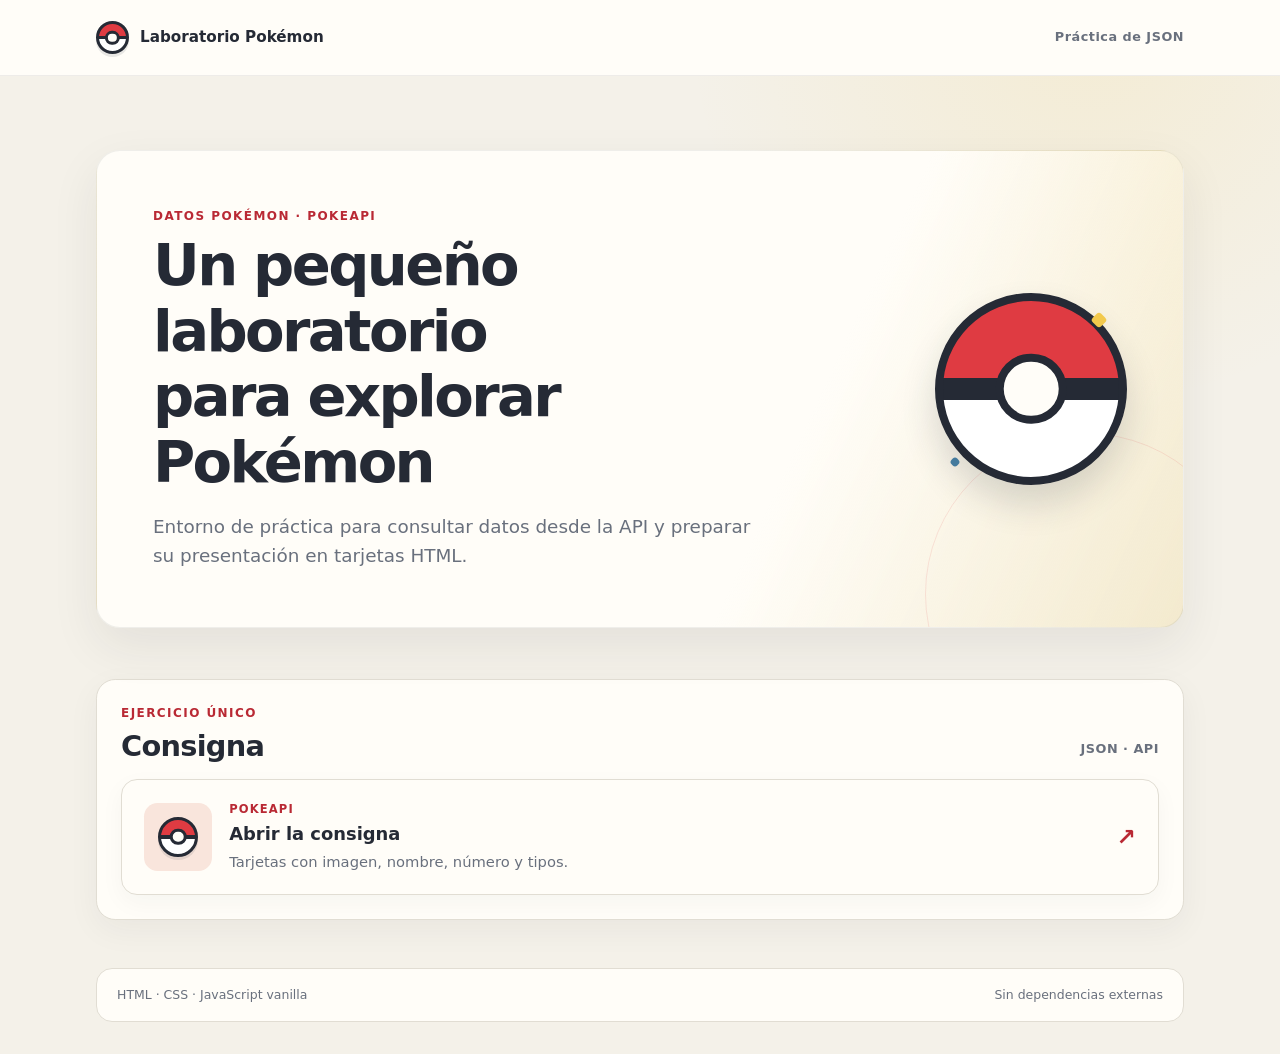
<file: index.html>
<!doctype html>
<html lang="es">
  <head>
    <meta charset="utf-8">
    <meta name="viewport" content="width=device-width, initial-scale=1">
    <meta name="theme-color" content="#f4f1e9">
    <meta
      name="description"
      content="Entorno de práctica de JSON con datos de Pokémon y la PokeAPI."
    >
    <title>Laboratorio Pokémon · JSON</title>
    <link rel="icon" type="image/svg+xml" href="./assets/favicon.svg">
    <link rel="stylesheet" href="./assets/css/styles.css">
  </head>
  <body>
    <a class="skip-link" href="#contenido">Saltar al contenido</a>

    <header class="site-header">
      <div class="page-shell site-header__inner">
        <a class="brand" href="./index.html" aria-label="Laboratorio Pokémon, inicio">
          <span class="pokeball-mark" aria-hidden="true"></span>
          <span>Laboratorio Pokémon</span>
        </a>
        <span class="course-label">Práctica de JSON</span>
      </div>
    </header>

    <main id="contenido" class="page-shell home-layout">
      <section class="hero" aria-labelledby="page-title">
        <div class="hero__copy">
          <p class="eyebrow">Datos Pokémon · PokeAPI</p>
          <h1 id="page-title">Un pequeño laboratorio para explorar Pokémon</h1>
          <p class="hero__description">
            Entorno de práctica para consultar datos desde la API y preparar
            su presentación en tarjetas HTML.
          </p>
        </div>
        <div class="hero__visual" aria-hidden="true">
          <span class="pokeball-mark pokeball-mark--large"></span>
          <span class="hero__spark hero__spark--one"></span>
          <span class="hero__spark hero__spark--two"></span>
        </div>
      </section>

      <section class="exercise-list" aria-labelledby="exercise-list-title">
        <div class="section-heading">
          <div>
            <p class="eyebrow">Ejercicio único</p>
            <h2 id="exercise-list-title">Consigna</h2>
          </div>
          <span class="section-heading__caption">JSON · API</span>
        </div>

        <a class="exercise-link" href="./ejercicio-pokeapi/index.html">
          <span class="exercise-link__icon" aria-hidden="true">
            <span class="pokeball-mark pokeball-mark--small"></span>
          </span>
          <span class="exercise-link__copy">
            <span class="exercise-link__eyebrow">PokeAPI</span>
            <span class="exercise-link__title">Abrir la consigna</span>
            <span class="exercise-link__description">
              Tarjetas con imagen, nombre, número y tipos.
            </span>
          </span>
          <span class="exercise-link__arrow" aria-hidden="true">↗</span>
        </a>
      </section>

      <footer class="site-footer">
        <span>HTML · CSS · JavaScript vanilla</span>
        <span>Sin dependencias externas</span>
      </footer>
    </main>
  </body>
</html>
</file>
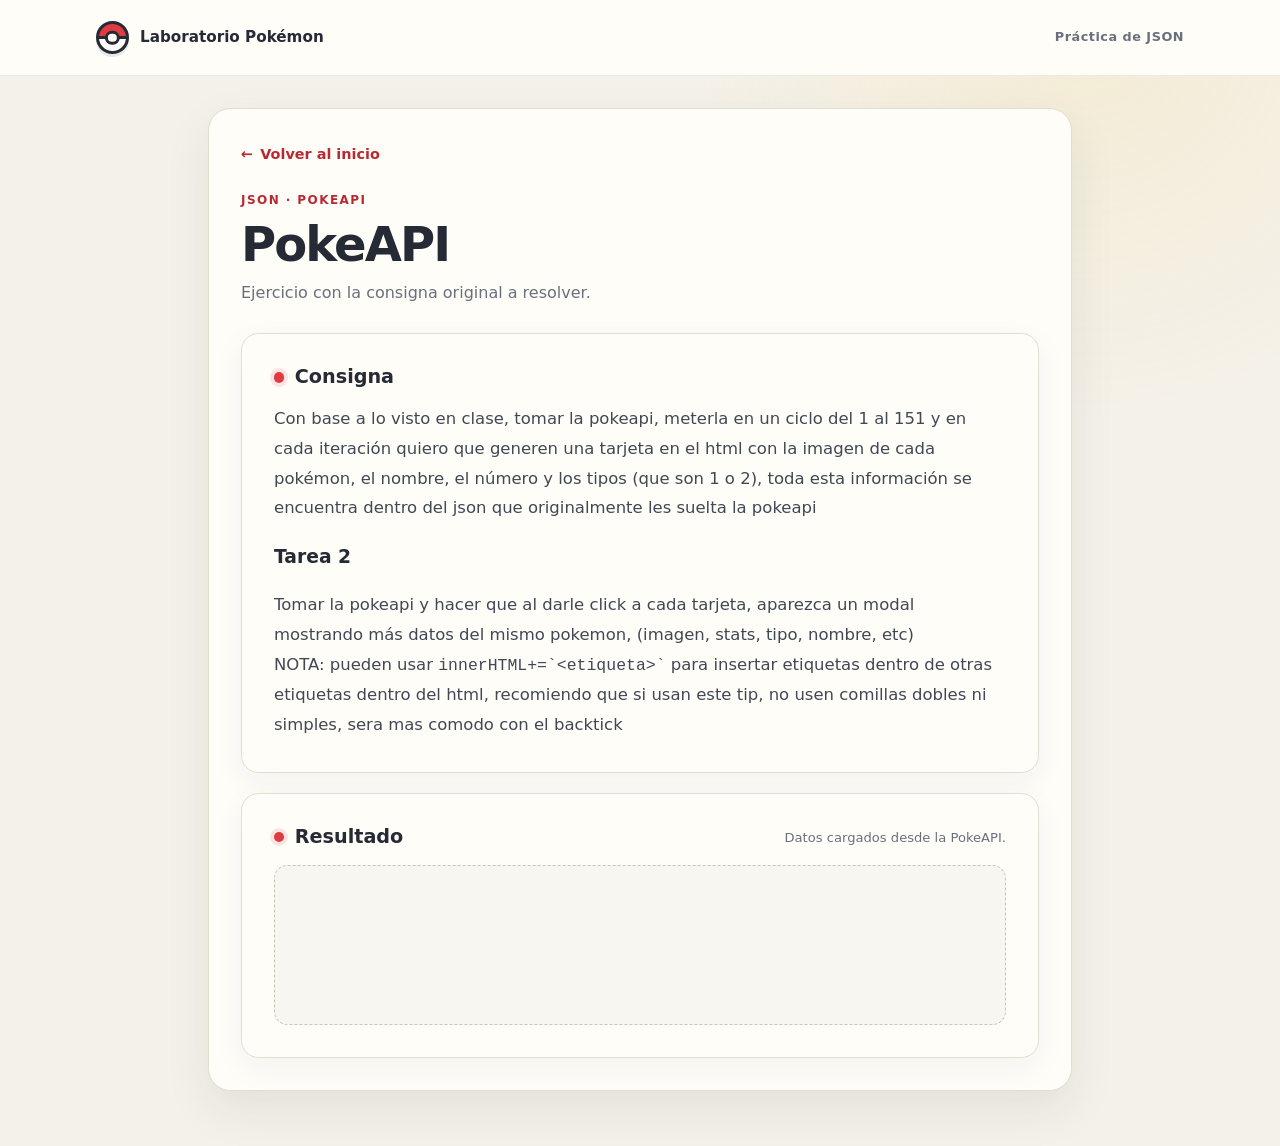
<file: ejercicio-pokeapi/index.html>
<!doctype html>
<html lang="es">
  <head>
    <meta charset="utf-8">
    <meta name="viewport" content="width=device-width, initial-scale=1">
    <meta name="theme-color" content="#f4f1e9">
    <meta
      name="description"
      content="Consigna de JSON para consultar datos de Pokémon y mostrarlos en tarjetas."
    >
    <title>PokeAPI · Laboratorio Pokémon</title>
    <link rel="icon" type="image/svg+xml" href="../assets/favicon.svg">
    <link rel="stylesheet" href="../assets/css/styles.css">
    <link rel="stylesheet" href="./css/styles.css">
  </head>
  <body>
    <a class="skip-link" href="#contenido">Saltar al contenido</a>

    <header class="site-header">
      <div class="page-shell site-header__inner">
        <a class="brand" href="../index.html" aria-label="Laboratorio Pokémon, inicio">
          <span class="pokeball-mark" aria-hidden="true"></span>
          <span>Laboratorio Pokémon</span>
        </a>
        <span class="course-label">Práctica de JSON</span>
      </div>
    </header>

    <main id="contenido" class="page-shell exercise-layout">
      <a class="back-link" href="../index.html">
        <span aria-hidden="true">←</span>
        Volver al inicio
      </a>

      <header class="exercise-heading">
        <p class="eyebrow">JSON · PokeAPI</p>
        <h1>PokeAPI</h1>
        <p class="exercise-heading__meta">Ejercicio con la consigna original a resolver.</p>
      </header>

      <section class="content-panel" aria-labelledby="prompt-title">
        <div class="panel-heading">
          <span class="panel-heading__mark" aria-hidden="true"></span>
          <h2 id="prompt-title">Consigna</h2>
        </div>
        <div class="prompt-part">
          <p class="prompt-text">
            Con base a lo visto en clase, tomar la pokeapi, meterla en un ciclo del 1 al 151 y en cada iteración quiero que generen una tarjeta en el html con la imagen de cada pokémon, el nombre, el número y los tipos (que son 1 o 2), toda esta información se encuentra dentro del json que originalmente les suelta la pokeapi
          </p>
        </div>
        <div class="prompt-part">
          <h3 class="prompt-part__title">Tarea 2</h3>
          <p class="prompt-text">
            Tomar la pokeapi y hacer que al darle click a cada tarjeta, aparezca un modal mostrando más datos del mismo pokemon, (imagen, stats, tipo, nombre, etc)
          </p>
        </div>
        <aside class="source-note" aria-label="Nota original de la consigna">
          <p class="prompt-text">
            NOTA: pueden usar <code>innerHTML+=&#96;&lt;etiqueta&gt;&#96;</code> para insertar etiquetas dentro de otras etiquetas dentro del html, recomiendo que si usan este tip, no usen comillas dobles ni simples, sera mas comodo con el backtick
          </p>
        </aside>
      </section>

      <section class="content-panel" aria-labelledby="results-title">
        <div class="results-header">
          <div class="panel-heading">
            <span class="panel-heading__mark" aria-hidden="true"></span>
            <h2 id="results-title">Resultado</h2>
          </div>
          <p class="results-caption">Datos cargados desde la PokeAPI.</p>
        </div>

        <div
          id="pokemon-results"
          class="result-area pokemon-grid"
          aria-live="polite"
          aria-label="Resultados de Pokémon"
        ></div>
      </section>

      <template id="pokemon-card-template">
        <article class="pokemon-card">
          <button class="pokemon-card__trigger" type="button">
            <span class="pokemon-card__image-frame">
              <img class="pokemon-card__image" alt="" loading="lazy" decoding="async">
            </span>
            <span class="pokemon-card__details">
              <span class="pokemon-card__number"></span>
              <span class="pokemon-card__name"></span>
              <span class="pokemon-card__types" role="list" aria-label="Tipos">
              </span>
            </span>
          </button>
        </article>
      </template>

      <template id="pokemon-modal-template">
        <dialog class="pokemon-modal" aria-labelledby="pokemon-modal-name">
          <div class="pokemon-modal__content">
            <header class="pokemon-modal__header">
              <div>
                <p class="pokemon-modal__number"></p>
                <h2 id="pokemon-modal-name" class="pokemon-modal__name"></h2>
              </div>
              <button
                class="pokemon-modal__close"
                type="button"
                aria-label="Cerrar detalle del Pokémon"
              >
                <span aria-hidden="true">×</span>
              </button>
            </header>
            <div class="pokemon-modal__body">
              <div class="pokemon-modal__image-frame">
                <img class="pokemon-modal__image" alt="">
              </div>
              <div class="pokemon-modal__details">
                <section
                  class="pokemon-modal__section"
                  aria-labelledby="pokemon-modal-types-title"
                >
                  <h3 id="pokemon-modal-types-title">Tipos</h3>
                  <div class="pokemon-modal__types" role="list" aria-label="Tipos">
                  </div>
                </section>
                <section
                  class="pokemon-modal__section"
                  aria-labelledby="pokemon-modal-measurements-title"
                >
                  <h3 id="pokemon-modal-measurements-title">Medidas</h3>
                  <dl class="pokemon-modal__measurements">
                    <div>
                      <dt>Altura</dt>
                      <dd class="pokemon-modal__height"></dd>
                    </div>
                    <div>
                      <dt>Peso</dt>
                      <dd class="pokemon-modal__weight"></dd>
                    </div>
                  </dl>
                </section>
                <section
                  class="pokemon-modal__section"
                  aria-labelledby="pokemon-modal-abilities-title"
                >
                  <h3 id="pokemon-modal-abilities-title">Habilidades</h3>
                  <ul class="pokemon-modal__abilities"></ul>
                </section>
                <section
                  class="pokemon-modal__section"
                  aria-labelledby="pokemon-modal-stats-title"
                >
                  <h3 id="pokemon-modal-stats-title">Estadísticas</h3>
                  <dl class="pokemon-modal__stats" aria-label="Estadísticas"></dl>
                </section>
              </div>
            </div>
          </div>
        </dialog>
      </template>
    </main>

    <script type="module" src="./js/script.js"></script>
  </body>
</html>
</file>
<file: assets/css/styles.css>
:root {
  color-scheme: light;
  font-family: system-ui, -apple-system, BlinkMacSystemFont, "Segoe UI", sans-serif;
  font-synthesis: none;
  text-rendering: optimizeLegibility;
  --color-ink: #252a35;
  --color-muted: #69707d;
  --color-paper: #f4f1e9;
  --color-panel: #fffdf8;
  --color-line: #e1ddd3;
  --color-red: #df3b42;
  --color-red-dark: #b92934;
  --color-yellow: #f2c94c;
  --color-blue: #447a9d;
  --shadow-soft: 0 18px 48px rgb(37 42 53 / 8%);
}

* {
  box-sizing: border-box;
}

html {
  min-width: 320px;
  background: var(--color-paper);
}

body {
  min-width: 320px;
  margin: 0;
  color: var(--color-ink);
  background:
    radial-gradient(ellipse at 85% 3%, rgb(242 201 76 / 13%), transparent 25rem),
    var(--color-paper);
  line-height: 1.6;
}

a {
  color: inherit;
}

a:focus-visible {
  outline: 3px solid var(--color-blue);
  outline-offset: 4px;
}

.skip-link {
  position: absolute;
  z-index: 10;
  top: 0.75rem;
  left: 0.75rem;
  padding: 0.65rem 0.9rem;
  transform: translateY(-160%);
  border-radius: 0.55rem;
  color: #fff;
  background: var(--color-ink);
}

.skip-link:focus {
  transform: translateY(0);
}

.page-shell {
  width: min(100% - 2.5rem, 68rem);
  margin-inline: auto;
}

.site-header {
  border-bottom: 1px solid rgb(37 42 53 / 8%);
  background: var(--color-panel);
}

.site-header__inner {
  display: flex;
  min-height: 4.7rem;
  align-items: center;
  justify-content: space-between;
  gap: 1rem;
}

.brand {
  display: inline-flex;
  align-items: center;
  gap: 0.7rem;
  color: var(--color-ink);
  font-size: 0.95rem;
  font-weight: 750;
  text-decoration: none;
}

.pokeball-mark {
  position: relative;
  display: inline-block;
  width: 2.05rem;
  aspect-ratio: 1;
  flex: 0 0 auto;
  overflow: hidden;
  border: 3px solid var(--color-ink);
  border-radius: 50%;
  background: linear-gradient(
    to bottom,
    var(--color-red) 0 44%,
    var(--color-ink) 44% 56%,
    #fff 56% 100%
  );
  box-shadow: 0 3px 0 rgb(37 42 53 / 10%);
}

.pokeball-mark::after {
  position: absolute;
  top: 50%;
  left: 50%;
  width: 31%;
  aspect-ratio: 1;
  transform: translate(-50%, -50%);
  border: 3px solid var(--color-ink);
  border-radius: 50%;
  background: #fffdf8;
  content: "";
}

.pokeball-mark--large {
  width: clamp(8rem, 18vw, 12rem);
  border-width: 8px;
  box-shadow: 0 1.2rem 2.2rem rgb(37 42 53 / 16%);
}

.pokeball-mark--large::after {
  border-width: 8px;
}

.pokeball-mark--small {
  width: 2.5rem;
}

.course-label,
.section-heading__caption {
  color: var(--color-muted);
  font-size: 0.8rem;
  font-weight: 650;
  letter-spacing: 0.04em;
}

.home-layout {
  padding-block: clamp(2rem, 6vw, 4.6rem) 2rem;
}

.hero {
  position: relative;
  display: grid;
  min-height: 17rem;
  grid-template-columns: minmax(0, 1fr) auto;
  align-items: center;
  gap: 2rem;
  overflow: hidden;
  padding: clamp(1.5rem, 5vw, 3.5rem);
  border: 1px solid rgb(37 42 53 / 7%);
  border-radius: 1.5rem;
  background: linear-gradient(115deg, #fffdf8 0 64%, rgb(242 201 76 / 17%) 100%);
  box-shadow: var(--shadow-soft);
}

.hero::before {
  position: absolute;
  right: -4rem;
  bottom: -8rem;
  width: 20rem;
  aspect-ratio: 1;
  border: 1px solid rgb(223 59 66 / 12%);
  border-radius: 50%;
  content: "";
}

.hero__copy {
  position: relative;
  z-index: 1;
  max-width: 42rem;
}

.eyebrow {
  margin: 0 0 0.45rem;
  color: var(--color-red-dark);
  font-size: 0.75rem;
  font-weight: 800;
  letter-spacing: 0.12em;
  text-transform: uppercase;
}

h1,
h2,
p {
  margin-top: 0;
}

h1,
h2 {
  line-height: 1.14;
}

.hero h1 {
  max-width: 12ch;
  margin-bottom: 1rem;
  font-size: clamp(2.1rem, 5vw, 3.6rem);
  letter-spacing: -0.045em;
}

.hero__description {
  max-width: 39rem;
  margin-bottom: 0;
  color: var(--color-muted);
  font-size: clamp(1rem, 1.8vw, 1.15rem);
}

.hero__visual {
  position: relative;
  display: grid;
  min-width: clamp(8rem, 17vw, 12rem);
  min-height: 12rem;
  place-items: center;
}

.hero__spark {
  position: absolute;
  width: 0.75rem;
  aspect-ratio: 1;
  border-radius: 0.2rem;
  background: var(--color-yellow);
  transform: rotate(45deg);
}

.hero__spark--one {
  top: 1.3rem;
  right: 1.4rem;
}

.hero__spark--two {
  bottom: 1.2rem;
  left: 1rem;
  width: 0.5rem;
  background: var(--color-blue);
}

.exercise-list {
  margin-top: clamp(2rem, 5vw, 3.2rem);
  padding: clamp(1rem, 3vw, 1.5rem);
  border: 1px solid var(--color-line);
  border-radius: 1.2rem;
  background: var(--color-panel);
  box-shadow: 0 10px 32px rgb(37 42 53 / 5%);
}

.section-heading {
  display: flex;
  align-items: end;
  justify-content: space-between;
  gap: 1rem;
  margin-bottom: 1rem;
}

.section-heading h2 {
  margin-bottom: 0;
  font-size: clamp(1.4rem, 3vw, 1.8rem);
  letter-spacing: -0.025em;
}

.section-heading__caption {
  padding-bottom: 0.2rem;
}

.exercise-link {
  display: grid;
  grid-template-columns: auto minmax(0, 1fr) auto;
  align-items: center;
  gap: 1.1rem;
  padding: 1.25rem 1.4rem;
  border: 1px solid var(--color-line);
  border-radius: 1rem;
  background: var(--color-panel);
  box-shadow: 0 8px 25px rgb(37 42 53 / 4%);
  text-decoration: none;
  transition: transform 160ms ease, border-color 160ms ease, box-shadow 160ms ease;
}

.exercise-link:hover {
  transform: translateY(-2px);
  border-color: rgb(223 59 66 / 38%);
  box-shadow: 0 14px 30px rgb(37 42 53 / 9%);
}

.exercise-link__icon {
  display: grid;
  width: 4.2rem;
  aspect-ratio: 1;
  place-items: center;
  border-radius: 0.85rem;
  background: #f9e5dc;
}

.exercise-link__copy {
  display: grid;
  gap: 0.1rem;
}

.exercise-link__eyebrow {
  color: var(--color-red-dark);
  font-size: 0.72rem;
  font-weight: 800;
  letter-spacing: 0.1em;
  text-transform: uppercase;
}

.exercise-link__title {
  font-size: 1.12rem;
  font-weight: 750;
}

.exercise-link__description {
  color: var(--color-muted);
  font-size: 0.92rem;
}

.exercise-link__arrow {
  color: var(--color-red-dark);
  font-size: 1.45rem;
  font-weight: 700;
}

.site-footer {
  display: flex;
  justify-content: space-between;
  gap: 1rem;
  margin-top: 3rem;
  padding: 1rem 1.25rem;
  border: 1px solid var(--color-line);
  border-radius: 1rem;
  color: var(--color-muted);
  background: var(--color-panel);
  font-size: 0.78rem;
}

.back-link {
  display: inline-flex;
  align-items: center;
  gap: 0.45rem;
  color: var(--color-red-dark);
  font-size: 0.9rem;
  font-weight: 700;
  text-decoration: none;
}

.back-link:hover {
  text-decoration: underline;
  text-underline-offset: 0.2em;
}

.exercise-layout {
  max-width: 54rem;
  margin-block: 2rem 3.5rem;
  padding: clamp(1.25rem, 4vw, 2rem);
  border: 1px solid var(--color-line);
  border-radius: 1.4rem;
  background: var(--color-panel);
  box-shadow: var(--shadow-soft);
}

.exercise-heading {
  margin-block: 1.5rem 1.75rem;
}

.exercise-heading h1 {
  margin-bottom: 0.5rem;
  font-size: clamp(2rem, 5vw, 3rem);
  letter-spacing: -0.04em;
}

.exercise-heading__meta {
  margin-bottom: 0;
  color: var(--color-muted);
}

.content-panel {
  padding: clamp(1.25rem, 4vw, 2rem);
  border: 1px solid var(--color-line);
  border-radius: 1.1rem;
  background: var(--color-panel);
  box-shadow: 0 10px 32px rgb(37 42 53 / 5%);
}

.content-panel + .content-panel {
  margin-top: 1.25rem;
}

.panel-heading {
  display: flex;
  align-items: center;
  gap: 0.65rem;
  margin-bottom: 1rem;
}

.panel-heading h2 {
  margin: 0;
  font-size: 1.2rem;
}

.panel-heading__mark {
  display: inline-block;
  width: 0.65rem;
  aspect-ratio: 1;
  border-radius: 50%;
  background: var(--color-red);
  box-shadow: 0 0 0 4px rgb(223 59 66 / 12%);
}

.prompt-text {
  margin-bottom: 0;
  color: #414854;
  font-size: 1.03rem;
  line-height: 1.8;
}

.results-header {
  display: flex;
  align-items: end;
  justify-content: space-between;
  gap: 1rem;
  margin-bottom: 1.1rem;
}

.results-header .panel-heading {
  margin-bottom: 0;
}

.results-caption {
  margin: 0;
  color: var(--color-muted);
  font-size: 0.82rem;
}

.result-area {
  min-height: 10rem;
  padding: 1rem;
  border: 1px dashed #cbc5b8;
  border-radius: 0.85rem;
  background: #f8f6f0;
}

.empty-state {
  display: grid;
  min-height: 8rem;
  place-content: center;
  gap: 0.35rem;
  color: var(--color-muted);
  text-align: center;
}

.empty-state__symbol {
  color: var(--color-red);
  font-size: 1.4rem;
}

.empty-state p {
  margin: 0;
  font-size: 0.92rem;
}

@media (max-width: 620px) {
  .page-shell {
    width: min(100% - 1.25rem, 68rem);
  }

  .site-header__inner {
    min-height: 4.2rem;
  }

  .course-label {
    font-size: 0.72rem;
  }

  .hero {
    min-height: 0;
    grid-template-columns: minmax(0, 1fr);
    gap: 0.5rem;
    padding: 1.5rem;
  }

  .hero__visual {
    position: absolute;
    right: 0.5rem;
    bottom: -2.5rem;
    min-width: 8rem;
    min-height: 8rem;
    opacity: 0.18;
  }

  .pokeball-mark--large {
    width: 8rem;
  }

  .exercise-link {
    grid-template-columns: auto minmax(0, 1fr);
    gap: 0.85rem;
    padding: 1rem;
  }

  .exercise-link__arrow {
    display: none;
  }

  .site-footer {
    flex-direction: column;
    gap: 0.3rem;
  }

  .results-header {
    align-items: start;
    flex-direction: column;
    gap: 0.4rem;
  }
}

@media (prefers-reduced-motion: reduce) {
  *,
  *::before,
  *::after {
    scroll-behavior: auto !important;
    transition-duration: 0.01ms !important;
  }
}
</file>
<file: ejercicio-pokeapi/css/styles.css>
.pokemon-grid {
  display: grid;
  grid-template-columns: repeat(auto-fill, minmax(min(100%, 13rem), 1fr));
  align-content: start;
  gap: 1rem;
}

.pokemon-card {
  display: block;
  width: 100%;
  overflow: hidden;
  border: 1px solid var(--color-line);
  border-radius: 0.9rem;
  color: inherit;
  background: var(--color-panel);
  box-shadow: 0 8px 20px rgb(37 42 53 / 5%);
  transition: transform 160ms ease, box-shadow 160ms ease;
}

.pokemon-card:hover {
  transform: translateY(-3px);
  box-shadow: 0 12px 25px rgb(37 42 53 / 10%);
}

.pokemon-card__trigger {
  display: block;
  width: 100%;
  padding: 0;
  border: 0;
  color: inherit;
  background: transparent;
  font: inherit;
  text-align: left;
  cursor: pointer;
}

.pokemon-card__trigger:focus-visible {
  outline: 3px solid var(--color-blue);
  outline-offset: -4px;
  border-radius: 0.9rem;
}

.pokemon-card__image-frame {
  display: grid;
  min-height: 10rem;
  place-items: center;
  background:
    radial-gradient(circle at 50% 58%, rgb(242 201 76 / 28%), transparent 42%),
    linear-gradient(145deg, #f8e9df, #f2f0e8);
}

.pokemon-card__image {
  display: block;
  width: min(70%, 9rem);
  height: auto;
  object-fit: contain;
}

.pokemon-card__details {
  display: grid;
  padding: 1rem 1.1rem 1.15rem;
}

.pokemon-card__number {
  display: block;
  margin-bottom: 0.2rem;
  color: var(--color-muted);
  font-size: 0.78rem;
  font-weight: 750;
}

.pokemon-card__name {
  display: block;
  margin-bottom: 0.75rem;
  font-size: 1.1rem;
  font-weight: 750;
  line-height: 1.3;
  text-transform: capitalize;
}

.pokemon-card__types {
  display: flex;
  flex-wrap: wrap;
  gap: 0.4rem;
}

.pokemon-card__type {
  padding: 0.2rem 0.65rem;
  border-radius: 99px;
  color: var(--color-ink);
  background: #ece9df;
  font-size: 0.75rem;
  font-weight: 700;
}

.pokemon-modal {
  width: min(42rem, calc(100% - 2rem));
  max-width: none;
  max-height: min(84vh, 48rem);
  padding: 0;
  overflow: auto;
  border: 1px solid var(--color-line);
  border-radius: 1.2rem;
  color: var(--color-ink);
  background: var(--color-panel);
  box-shadow: 0 24px 70px rgb(20 24 32 / 28%);
}

.pokemon-modal::backdrop {
  background: rgb(25 29 37 / 68%);
  backdrop-filter: blur(3px);
}

.pokemon-modal__content {
  padding: clamp(1.25rem, 4vw, 2rem);
}

.pokemon-modal__header {
  display: flex;
  align-items: start;
  justify-content: space-between;
  gap: 1rem;
}

.pokemon-modal__number {
  margin-bottom: 0.2rem;
  color: var(--color-muted);
  font-size: 0.82rem;
  font-weight: 750;
}

.pokemon-modal__name {
  margin: 0;
  font-size: clamp(1.5rem, 4vw, 2.1rem);
  line-height: 1.2;
  text-transform: capitalize;
}

.pokemon-modal__close {
  display: grid;
  width: 2.5rem;
  aspect-ratio: 1;
  flex: 0 0 auto;
  place-items: center;
  border: 1px solid var(--color-line);
  border-radius: 50%;
  color: var(--color-ink);
  background: #fff;
  font: inherit;
  font-size: 1.5rem;
  line-height: 1;
  cursor: pointer;
}

.pokemon-modal__close span {
  position: relative;
  display: block;
  width: 1rem;
  height: 1rem;
  font-size: 0;
}

.pokemon-modal__close span::before,
.pokemon-modal__close span::after {
  position: absolute;
  top: 50%;
  left: 50%;
  width: 1rem;
  height: 2px;
  transform: translate(-50%, -50%) rotate(45deg);
  border-radius: 2px;
  background: currentColor;
  content: "";
}

.pokemon-modal__close span::after {
  transform: translate(-50%, -50%) rotate(-45deg);
}

.pokemon-modal__close:focus-visible {
  outline: 3px solid var(--color-blue);
  outline-offset: 3px;
}

.pokemon-modal__body {
  display: grid;
  grid-template-columns: minmax(0, 1fr);
  gap: 1.5rem;
  margin-top: 1.5rem;
}

.pokemon-modal__image-frame {
  display: grid;
  min-height: 15rem;
  place-items: center;
  border-radius: 1rem;
  background:
    radial-gradient(circle at 50% 58%, rgb(242 201 76 / 28%), transparent 42%),
    linear-gradient(145deg, #f8e9df, #f2f0e8);
}

.pokemon-modal__image {
  display: block;
  width: min(78%, 12rem);
  height: auto;
  object-fit: contain;
}

.pokemon-modal__details {
  display: grid;
  align-content: start;
  gap: 1.25rem;
}

.pokemon-modal__section h3 {
  margin-bottom: 0.65rem;
  font-size: 0.95rem;
}

.pokemon-modal__types {
  display: flex;
  flex-wrap: wrap;
  gap: 0.4rem;
}

.pokemon-modal__type {
  padding: 0.2rem 0.65rem;
  border-radius: 99px;
  color: var(--color-ink);
  background: #ece9df;
  font-size: 0.75rem;
  font-weight: 700;
}

.pokemon-modal__stats {
  display: grid;
  gap: 0.5rem;
  margin: 0;
}

.pokemon-modal__measurements {
  display: grid;
  grid-template-columns: repeat(2, minmax(0, 1fr));
  gap: 0.65rem;
  margin: 0;
}

.pokemon-modal__measurements > div {
  padding: 0.75rem;
  border: 1px solid var(--color-line);
  border-radius: 0.7rem;
  background: #fff;
}

.pokemon-modal__measurements dt {
  color: var(--color-muted);
  font-size: 0.78rem;
}

.pokemon-modal__measurements dd {
  margin: 0.2rem 0 0;
  font-weight: 750;
}

.pokemon-modal__abilities {
  display: flex;
  flex-wrap: wrap;
  gap: 0.4rem;
  margin: 0;
  padding: 0;
  list-style: none;
}

.pokemon-modal__ability {
  padding: 0.25rem 0.65rem;
  border-radius: 99px;
  background: #ece9df;
  font-size: 0.82rem;
}

.pokemon-modal__stats > div {
  display: grid;
  grid-template-columns: minmax(0, 1fr) auto;
  gap: 1rem;
  padding: 0.4rem 0;
  border-bottom: 1px solid var(--color-line);
}

.pokemon-modal__stats dt {
  color: var(--color-muted);
  text-transform: capitalize;
}

.pokemon-modal__stats dd {
  margin: 0;
  font-weight: 750;
}

@media (max-width: 560px) {
  .pokemon-modal__body {
    gap: 1rem;
  }

  .pokemon-modal__image-frame {
    min-height: 11rem;
  }
}
</file>
